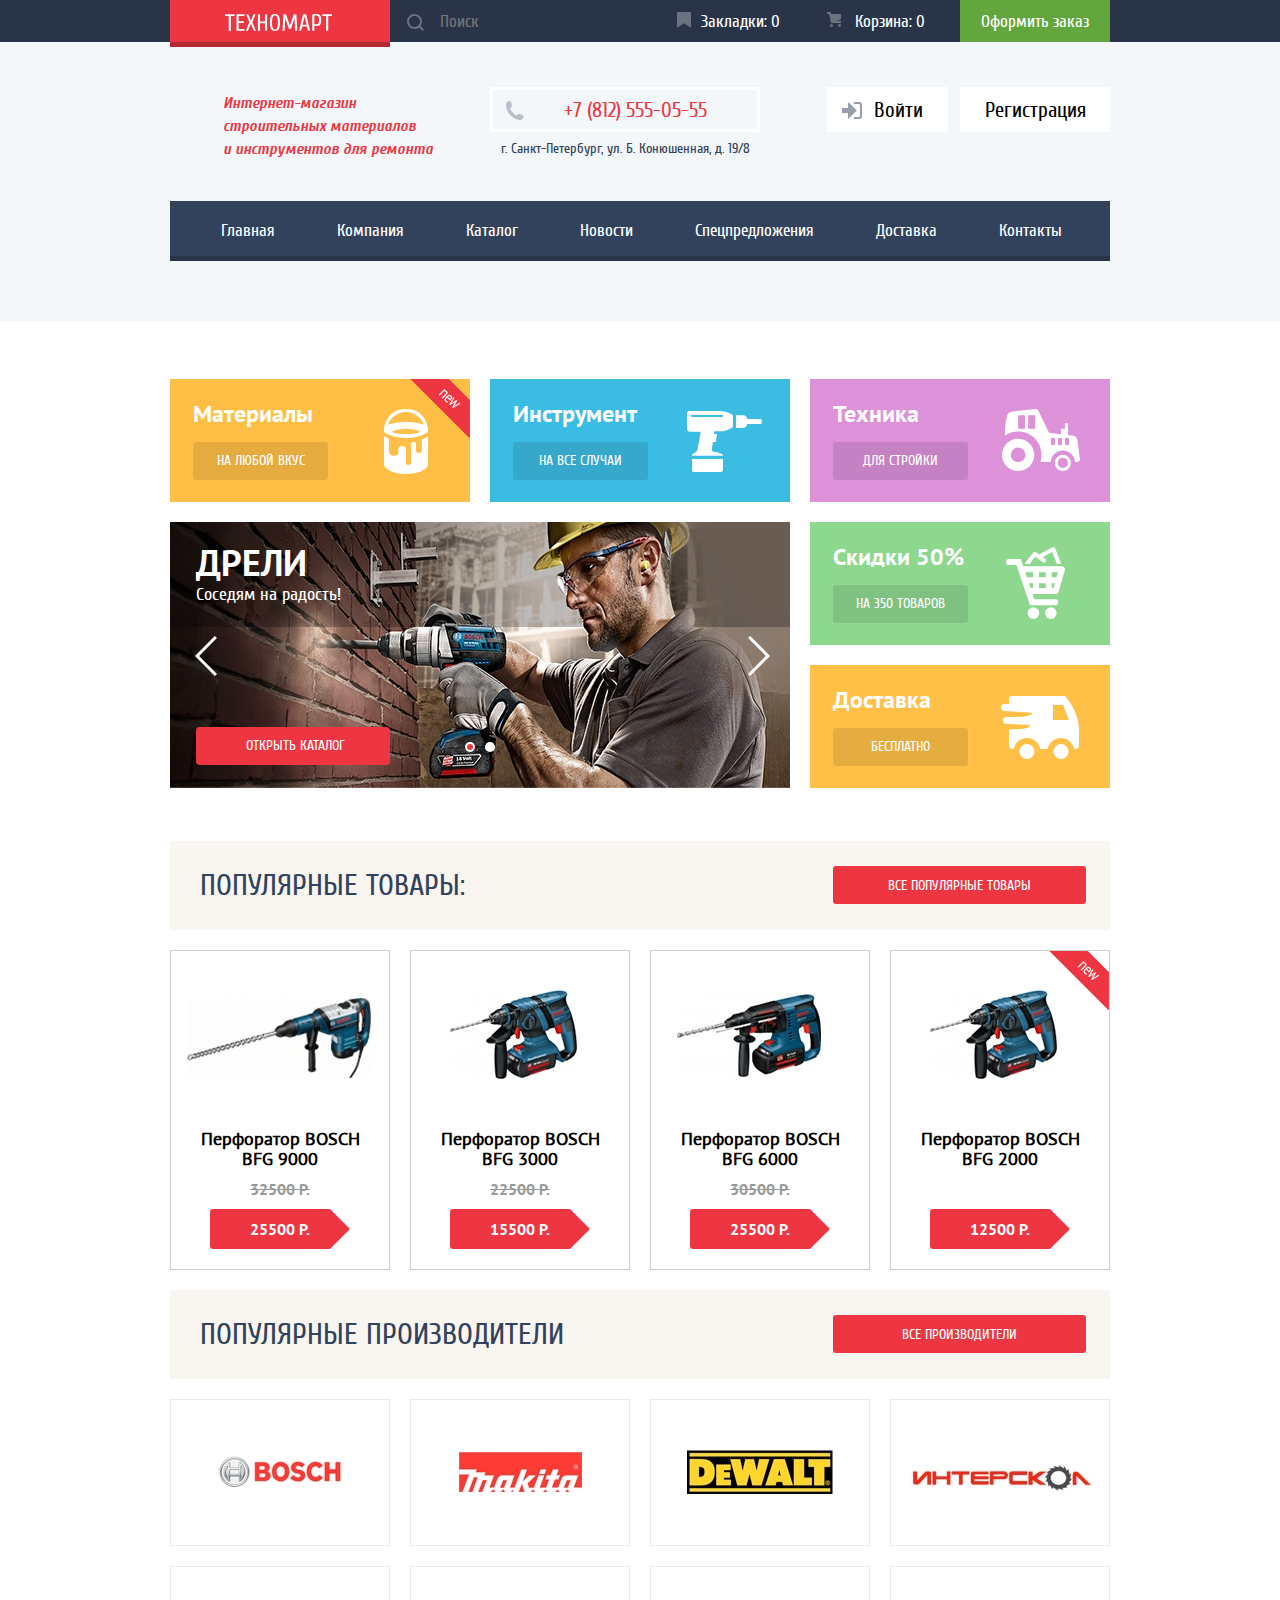
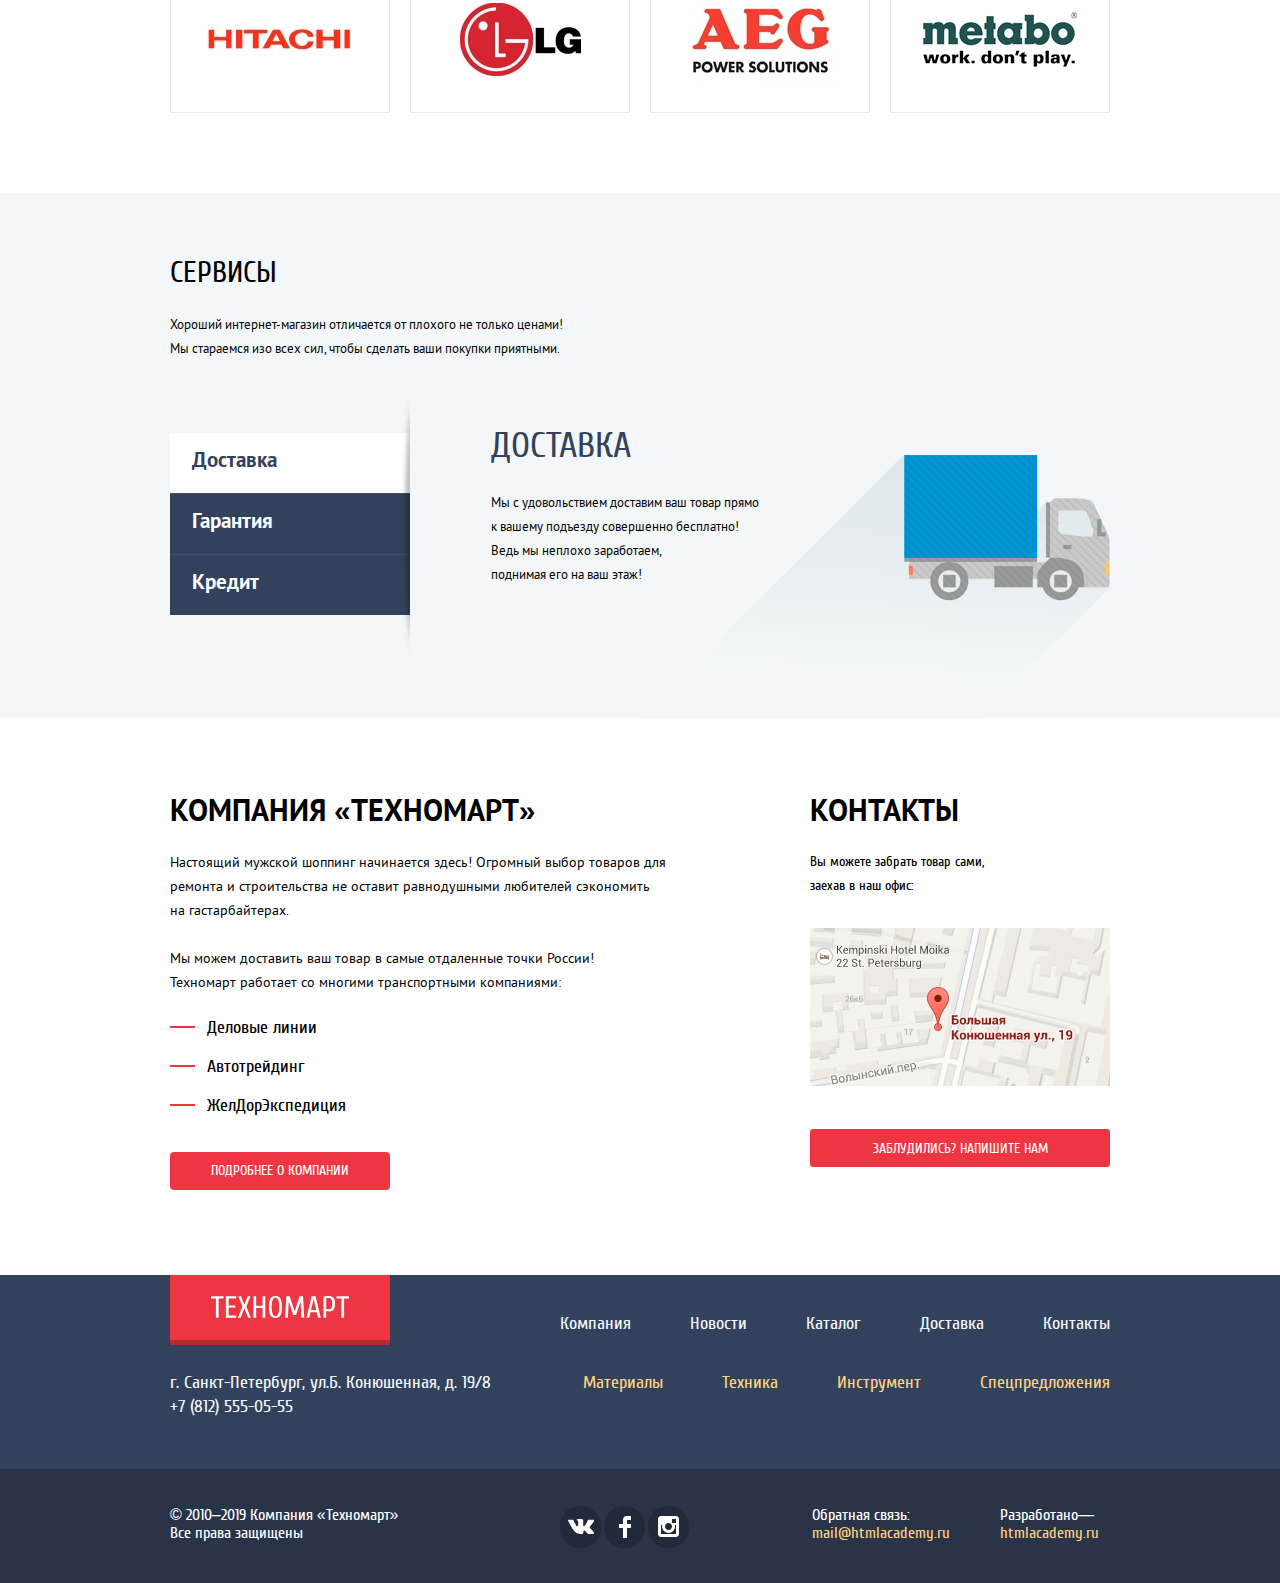
<file: index.html>
<!DOCTYPE html>
<html lang="ru">
<head>
  <meta charset="utf-8">
  <title>HTML&nbsp;Academy: Техномарт</title>  
  <link href="css/normalize.css" rel="stylesheet">
  <link rel="stylesheet" type="text/css" href="css/style-minimize.css">
</head>
<body>  
  <header class="main-header">
    <nav class="main-navigation">
      <div class="main-navigation-wrapper">
        <div class="main-navigation-block container">
          <a class="logo">
            <img src="img/logo-technomart.svg" width="110" height="18" alt="Интернет магазин'Техномарт'">
          </a>
          <div class="search">
            <input class="main-search" type="text" id="search" name="search" placeholder="Поиск">
            <label class="main-search-icon" for="search">Поиск</label>
          </div>
          <ul class="main-purchases list-style">
            <li class="main-marker"><a href="#"> Закладки: 0</a></li>
            <li class="main-cart"><a href="#"> Корзина: 0</a></li>
            <li class="main-order"><a href="#"> Оформить заказ</a></li>
          </ul>
        </div> 
      </div> 
      <div class="main-information container">
        <h1 class="main-headline">Интернет-магазин строительных материалов и&nbsp;инструментов для ремонта</h1>
        <div class="header-contacts">
          <a href="tel:+781255505055" class="header-telephonenumber">+7 (812) 555-05-55</a>
          <p class="header-adress">г. Санкт-Петербург, ул. Б.&nbsp;Конюшенная, д. 19/8</p>
        </div>
        <ul class="user-navigation list-style">
          <li class="signin"><a href="#">Войти</a></li>
          <li class="checkin"><a href="#">Регистрация</a></li>
        </ul>
      </div>
      <ul class="main-menu container list-style">
        <li><a>Главная</a></li>
        <li><a href="company.html">Компания</a></li>
        <li><a href="catalog.html">Каталог</a></li>
        <li><a href="news.html">Новости</a></li>
        <li><a href="specialoffers">Спецпредложения</a></li>
        <li><a href="delivery">Доставка</a></li>
        <li><a href="contacts">Контакты</a></li>
      </ul>
    </nav>
  </header>
  <main>
    <section class="categories container">      
      <ul class="categories-list">
        <li>
          <article class="materials categories-block new">
            <p>Материалы</p>
            <a href="#">На любой вкус</a>
          </article>
        </li>
        <li>
          <article class="tool categories-block">
            <p>Инструмент</p>
            <a href="#">На все случаи</a>              
          </article>
        </li>
        <li>
          <article class="equipment categories-block">
            <p>Техника</p>
            <a href="#">Для стройки</a> 
          </article>
        </li>
      </ul>      
      
      <ul class="categories-list">
        <li>
          <article class="slider">              
            <input class="visually-hidden" type="radio" id="product-1" name="toggle" checked>
            <input class="visually-hidden" type="radio" id="product-2" name="toggle">
            <div class="slider-control">                  
              <label class="slider-controls-item slider-controls-item--1" for="product-1">Первый</label>
              <label class="slider-controls-item slider-controls-item--2" for="product-2">Второй</label>
            </div>
            <ul class="slider-list">
              <li class="slider-item">
                <h3>Дрели</h3>
                <p>Соседям на радость!</p>
                <a href="#" class="slider-item-button button">Открыть каталог</a>
              </li>
              <li class="slider-item">
                <h3>Перфораторы</h3>
                <p>Настоящие мужские игрушки</p>
                <a href="#" class="slider-item-button button">Открыть каталог</a>
              </li>
            </ul>              
          </article>
        </li>
        <li>  
          <ul class="categories-list2">
            <li>
              <article class="sale categories-block">
                <p>Скидки 50%</p>
                <a href="#">На 350 товаров</a>              
              </article>
            </li>
            <li>
              <article class="delivery-free categories-block">
                <p>Доставка</p>
                <a href="#">Бесплатно</a> 
              </article>
            </ul> 
          </li>
        </ul>      
    </section>
    <section class="popular container">
      <div class="popular-goods">
        <h2>Популярные товары:</h2>
        <a href="#">Все популярные товары</a>
      </div>
      <ul class="main-catalog-list list-style">
        <li>
          <article class="catalog-block">                                  
            <p class="image">
              <img src="img/Perforator_4.jpg" width="218" height="170" alt="Перфоратор BOSCH BFG 3000">
            </p>
            <a href="#" class="title">Перфоратор BOSCH BFG 9000</a>
            <div class="discount">32500 Р.</div>
            <div class="price">25500 Р.</div>
          </article>
        </li>
        <li>
          <article class="catalog-block">                                  
            <p class="image">
              <img src="img/Perforator_1.jpg" width="218" height="170" alt="Перфоратор BOSCH BFG 3000">
            </p>
            <a href="#" class="title">Перфоратор BOSCH BFG 3000</a>
            <div class="discount">22500 Р.</div>
            <div class="price">15500 Р.</div>
          </article>
        </li>
        <li>
          <article class="catalog-block">                                      
            <p class="image">
              <img src="img/Perforator_2.jpg" width="218" height="170" alt="Перфоратор BOSCH BFG 6000">
            </p>
            <a href="#" class="title">Перфоратор BOSCH BFG 6000</a>
            <div class="discount">30500 Р.</div>
            <div class="price">25500 Р.</div>
          </article>
        </li>
        <li>
          <article class="catalog-block new">                                     
            <p class="image">
              <img src="img/Perforator_3.jpg" width="218" height="170" alt="Перфоратор BOSCH BFG 2000">
            </p>
            <a href="#" class="title">Перфоратор BOSCH BFG 2000</a>
            <div class="discount"></div>
            <div class="price">12500 Р.</div>
          </article>
        </li>
      </ul>
      <div class="popular-manufacturers">
        <h2>Популярные производители</h2>
        <a href="#">Все производители</a>
      </div>
      <ul class="manufacturers-list list-style">
        <li class="manufacturers-image">
          <a href="#">
            <img src="img/bosch.jpg" width="126" height="37" alt="Bosch">
          </a>          
        </li>
        <li class="manufacturers-image">
          <a href="#">
            <img src="img/Makita.jpg" width="123" height="40" alt="Makita">
          </a>
        </li>
        <li class="manufacturers-image">
          <a href="#">
            <img src="img/DeWALT.jpg" width="146" height="44" alt="DeWALT">
          </a>
        </li>
        <li class="manufacturers-image">
          <a href="#">
            <img src="img/Интерскол.jpg" width="200" height="88" alt="Интерскол">
          </a>
        </li>
        <li class="manufacturers-image">
          <a href="#">
            <img src="img/Hitachi.jpg" width="169" height="31" alt="Hitachi">
          </a>
        </li>
        <li class="manufacturers-image">
          <a href="#">
            <img src="img/LG.jpg" width="121" height="73" alt="LG">
          </a>
        </li>
        <li class="manufacturers-image">
          <a href="#">
            <img src="img/AEG.jpg" width="151" height="96" alt="AEG">
          </a>
        </li>
        <li class="manufacturers-image">
          <a href="#">
            <img src="img/Metabo.jpg" width="204" height="69" alt="Metabo">
          </a>
        </li>
      </ul>
    </section>
    <section class="second-slider">      
      <div class="second-slider-position container">
        <h2 class="services-title">Сервисы</h2>
        <p class="services-paragraph">
          Хороший интернет-магазин отличается от плохого не только ценами!
          Мы стараемся изо всех сил, чтобы сделать ваши покупки приятными.
        </p>
        <input class="visually-hidden" type="radio" id="prod1" name="togglee" checked>
        <input class="visually-hidden" type="radio" id="prod2" name="togglee">
        <input class="visually-hidden" type="radio" id="prod3" name="togglee">
        <div class="second-slider-controls">
          <label for="prod1">Доставка</label>
          <label for="prod2">Гарантия</label>
          <label for="prod3">Кредит</label>
        </div>
        <ul class="second-slider-list">
          <li class="second-slider-item second-slide" id="second-slide1">
            <h3 class="second-slide-title">
              Доставка
            </h3>  
            <p>
             Мы&nbsp;с&nbsp;удовольствием доставим ваш товар прямо <br>
             к&nbsp;вашему подъезду совершенно бесплатно!<br>
             Ведь мы&nbsp;неплохо заработаем, <br>
             поднимая его на&nbsp;ваш этаж!         
           </p>            
         </li>
         <li class="second-slider-item second-slide" id="second-slide2">
          <h3 class="second-slide-title">
            Гарантия
          </h3>     
          <p>
            Если купленный у&nbsp;нас товар поломается или заискрит, 
            а&nbsp;также в&nbsp;случае пожара, спровоцированного его возгаранием, вы&nbsp;всегда можете быть уверены в&nbsp;нашей гарантии. Мы&nbsp;обменяем сгоревший товар на&nbsp;новый. 
            Дом уж&nbsp;восстановите как-нибудь сами.
          </p>         
        </li>
        <li class="second-slider-item second-slide" id="second-slide3">
          <h3 class="second-slide-title">
            Кредит
          </h3>
          <p>
            Залезть в&nbsp;долговую яму стало проще! 
            Кредитные консультанты придут вам на&nbsp;помощь.  
          </p>
          <a href="#" class="slider-item-button button">Открыть каталог</a>
        </li>
      </ul>
    </div>
  </section>
    <section class="techno-info container">
      <div class="features">
        <h2 class="headline">Компания &laquo;Техномарт&raquo;</h2>

        <p class="features-delivery">Настоящий мужской шоппинг начинается здесь! Огромный выбор товаров для ремонта и&nbsp;строительства не&nbsp;оставит равнодушными любителей сэкономить на&nbsp;гастарбайтерах.</p>
        <p class="features-delivery">Мы&nbsp;можем доставить ваш товар в&nbsp;самые отдаленные точки России!<br> Техномарт работает со&nbsp;многими транспортными компаниями:</p>
        <ul class="features-list list-style">
          <li class="features-company">Деловые линии</li>
          <li class="features-company">Автотрейдинг</li>
          <li class="features-company">ЖелДорЭкспедиция</li>
        </ul>
        <a class="button-info button" href="company.html">Подробнее о&nbsp;компании</a>
      </div>
      <div class="contacts">
        <h2 class="headline">Контакты</h2>
        <p class="contacts-info">Вы&nbsp;можете забрать товар сами, заехав в&nbsp;наш офис:</p>
        <a href="#" class="contacts-button-map">
          <img src="img/mini-map.jpg" width="300" height="158" alt="Офис компании по&nbsp;адресу&nbsp;ул. Б.&nbsp;Конюшенная, д. 19/8, г. Санкт-Петербург">  
        </a>			
        <a class="button-feedback" href="feedback.html">Заблудились? напишите нам</a>
      </div> 
    </section>
  </main>
  <footer class="main-footer">  
    <nav class="secondary-navigation">
      <div class="footer-secondary-menu container">
        <div class="footer-adress">
          <a class="footer-logo">
            <img src="img/logo-technomart.svg" width="138" height="23" alt="Интернет магазин'Техномарт'">
          </a>
          <p class="footer-contacts">
            г. Санкт-Петербург, ул.Б.&nbsp;Конюшенная, д. 19/8 <br>
            <a href="tel:+781255505055"> +7 (812) 555-05-55</a>
          </p>
        </div>
        <div class="footer-list">
          <ul class="secondary-menu1 list-style">
            <li><a href="company.html">Компания</a></li>
            <li><a href="news.html">Новости</a></li>
            <li><a href="catalog.html">Каталог</a></li>
            <li><a href="delivery.html">Доставка</a></li>
            <li><a href="matherial.html">Контакты</a></li>
          </ul>
          <ul class="secondary-menu2 list-style">
            <li><a href="technology.html">Материалы</a></li>
            <li><a href="tool.html">Техника</a></li>
            <li><a href="specialoffers">Инструмент</a></li>
            <li><a href="specialoffers">Спецпредложения</a></li>
          </ul>
        </div>
      </div>   
      <div class="footer-social-block">
        <div class="footer-block container">
          <p class="footer-copyright footer-info">
            &copy;&nbsp;2010&ndash;2019 Компания &laquo;Техномарт&raquo; Все права защищены
          </p>
          <div class="footer-social">
            <h2 class="visually-hidden">Мы&nbsp;в&nbsp;социальных сетях</h2>
            <ul class="social-list list-style">
              <li><a class="social-button" href="#"><span class="visually-hidden">Вконтакте</span>
                <svg xmlns="http://www.w3.org/2000/svg" width="26" height="15" viewBox="0 0 26 15">
                  <path fill="#FFF" d="M16.138 11.51c.956-.309 2.18 2.04 3.483 2.939.978.681 1.727.534 1.727.534l3.473-.05s1.815-.112.957-1.554c-.071-.12-.503-1.069-2.585-3.022-2.177-2.043-1.882-1.712.739-5.244 1.597-2.153 2.236-3.468 2.036-4.028-.192-.539-1.365-.399-1.365-.399L20.69.713c-.381.001-.704.119-.851.515-.003.004-.621 1.666-1.445 3.079-1.741 2.989-2.436 3.148-2.724 2.961-.661-.433-.494-1.737-.494-2.664 0-2.897.432-4.105-.846-4.417-.427-.104-.739-.172-1.828-.182-1.392-.021-2.574 0-3.244.329-.445.223-.786.712-.579.74.26.035.843.16 1.155.586.401.552.389 1.789.389 1.789s.229 3.411-.54 3.834c-.528.29-1.25-.302-2.803-3.016-.793-1.388-1.392-2.922-1.392-2.922s-.116-.285-.326-.441c-.25-.185-.6-.244-.6-.244L.848.684S.29.7.085.946c-.182.218-.015.668-.015.668s2.909 6.881 6.203 10.347c3.02 3.182 6.452 2.971 6.452 2.971h1.555s.469-.054.709-.312c.224-.24.214-.691.214-.691s-.031-2.109.935-2.419z"/>
                </svg>
              </a></li>
              <li><a class="social-button" href="#"><span class="visually-hidden">Фейсбук</span>
                <svg xmlns="http://www.w3.org/2000/svg" width="12" height="22" viewBox="0 0 12 22">
                  <path fill="#FFF" d="M12 4V0H8a4 4 0 0 0-4 4v4H0v4h4v10h4V12h4V8H8V4h4z"/>
                </svg>
              </a></li>
              <li><a class="social-button" href="#"><span class="visually-hidden">Инстаграм</span>
                <svg xmlns="http://www.w3.org/2000/svg" width="21" height="21" viewBox="0 0 21 21">
                  <path fill="#FFF" d="M18 0H3C1.35 0 0 1.35 0 3v15c0 1.65 1.35 3 3 3h15c1.65 0 3-1.35 3-3V3c0-1.65-1.35-3-3-3zm-7.5 7c1.93 0 3.5 1.57 3.5 3.5S12.43 14 10.5 14 7 12.43 7 10.5 8.57 7 10.5 7zM18 18H3V9h1.181A6.504 6.504 0 0 0 4 10.5a6.5 6.5 0 1 0 13 0 6.45 6.45 0 0 0-.181-1.5H18v9zm0-11h-4V3h4v4z"/>
                </svg>
              </a></li>
            </ul>
          </div>
          <div class="footer-feedback-block">
            <p class="footer-copyright footer-feedback">
              Обратная связь:
              <a class="button-copyright" href="mailto:mail@htmlacademy.ru">mail@htmlacademy.ru</a>
            </p>
            <p class="footer-copyright footer-email">
              Разработано&mdash;
              <a class="button-copyright" href="https://htmlacademy.ru">htmlacademy.ru</a>
            </p>
          </div>
        </div>  
      </div>    
    </nav>
  </footer>
<form class="modal feedback-form" action="https://echo.htmlacademy.ru" method="post">  
  <div class="form">
    <p class="feedback-item">
      <label for="feedback-login">Ваше имя:</label> 
      <input type="text" name="login" placeholder="Имя Фамилия" id="feedback-login">
    </p>
    <p class="feedback-item">
      <label for="feedback-email">Ваш e-mail:</label> 
      <input type="email" name="email" placeholder="email@example.com" id="feedback-email">
    </p>
    <p class="feedback-item feedback-item-text">
      <label for="feedback-content">Текст письма:</label> 
      <input type="text" name="content" placeholder="В свободной форме" id="feedback-content">
    </p>
  </div>
  <div class="send-background">
    <button class="button button-send" type="submit">Отправить</button>
  </div>
  <button class="modal-close" type="button">Закрыть</button>
</form>
<div class="modal modal-map">
  <h2 class="visually-hidden">Как до нас добратся</h2>
  <iframe src="https://www.google.com/maps/embed?pb=!1m18!1m12!1m3!1d1998.6037999040354!2d30.322010416394033!3d59.938716271971415!2m3!1f0!2f0!3f0!3m2!1i1024!2i768!4f13.1!3m3!1m2!1s0x4696310fca5ba729%3A0xea9c53d4493c879f!2sBolshaya+Konyushennaya+ul.%2C+19%2C+Sankt-Peterburg%2C+Russia%2C+191186!5e0!3m2!1sen!2s!4v1441888483426" width="940" height="447" allowfullscreen></iframe>
  <p><img src="img/map.jpg" width="940" height="447" alt="Офис компании по&nbsp;адресу&nbsp;ул. Б.&nbsp;Конюшенная, д. 19/8, г. Санкт-Петербург"></p>
  <button class="modal-close" type="button">Закрыть</button>
</div>
<script src="js/script-minimize.js"></script>
</body>
</html>
</file>
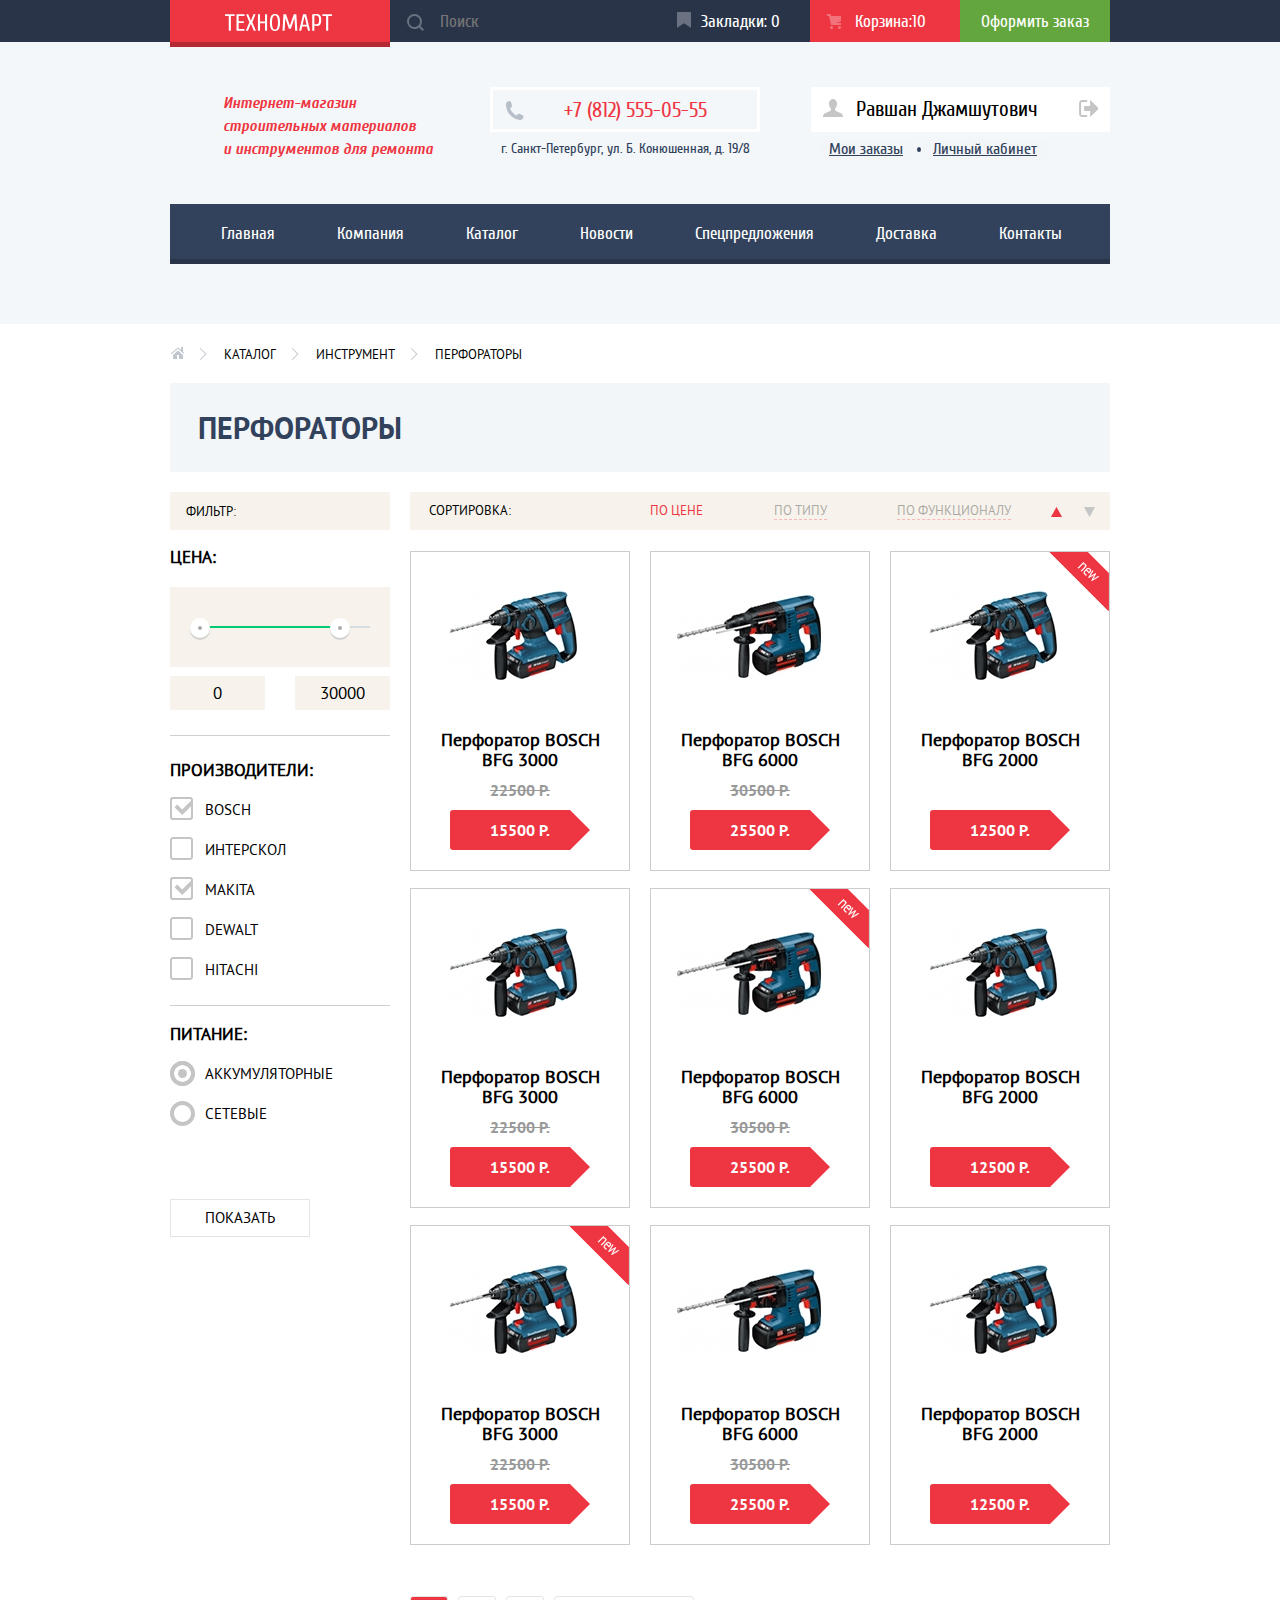
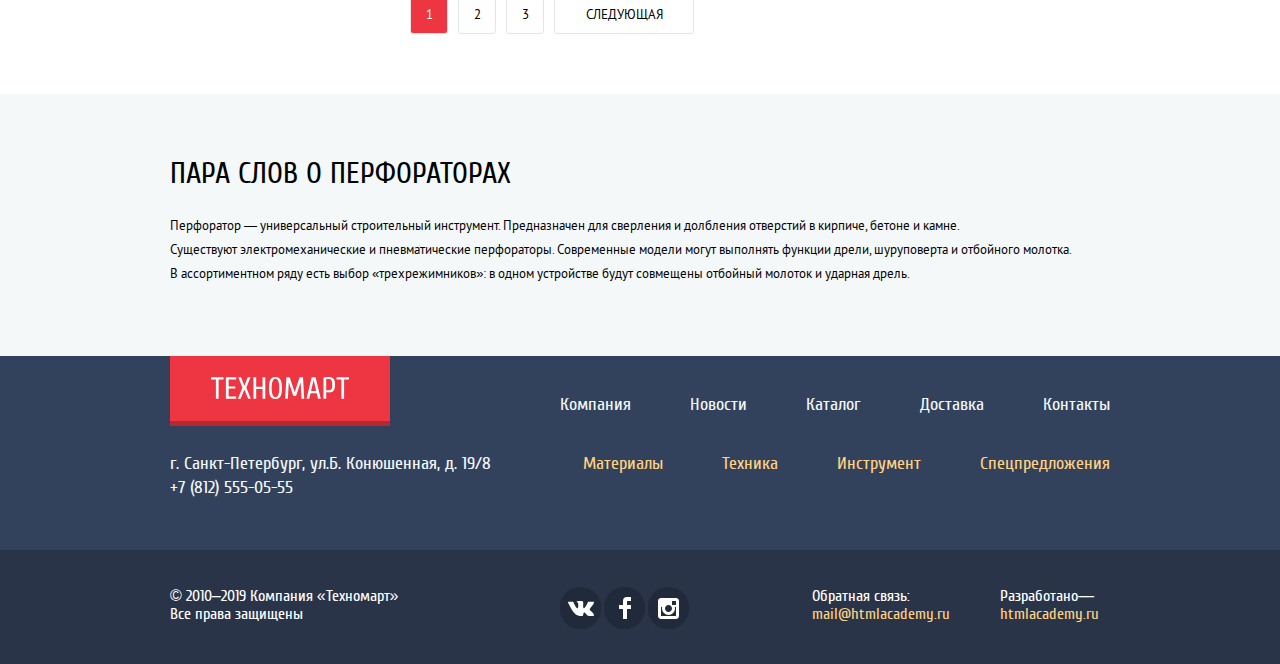
<file: catalog.html>
<!DOCTYPE html>
<html lang="ru">
<head>
	<meta charset="utf-8">
	<title>HTML&nbsp;Academy: Техномарт</title>	
	<link href="css/normalize.css" rel="stylesheet">
	<link rel="stylesheet" type="text/css" href="css/style-minimize.css">
</head>
<body>
	<header class="main-header">
		<nav class="main-navigation">
			<div class="main-navigation-wrapper">
				<div class="main-navigation-block container">
					<a href="index.html" class="logo">
						<img src="img/logo-technomart.svg" width="110" height="18" alt="Интернет магазин'Техномарт'">
					</a>
					<div class="search">
						<input class="main-search" type="text" id="search" name="search" placeholder="Поиск">
						<label class="main-search-icon" for="search">Поиск</label>
					</div>
					<ul class="main-purchases list-style">
						<li class="main-marker"><a href="#"> Закладки: 0</a></li>
						<li class="second-cart"><a href="#"> Корзина:10</a></li>
						<li class="main-order"><a href="#"> Оформить заказ</a></li>
					</ul>
				</div> 
			</div> 
			<div class="main-information container">
				<h1 class="main-headline">Интернет-магазин строительных материалов и&nbsp;инструментов для ремонта</h1>
				<div class="header-contacts">					
					<a href="tel:+781255505055" class="header-telephonenumber">+7 (812) 555-05-55</a>
					<p class="header-adress">г. Санкт-Петербург, ул. Б.&nbsp;Конюшенная, д. 19/8</p>
				</div>
				<div class="autorized-menu">
					
						<div class="authorized-visitor">
						<a href="#" class="account-name">
						Равшан Джамшутович</a>
						<a class="exit-button" href="#" title="Выход"></a>
						</div>
					
					<ul class="user-navigation user-navigation-block list-style">
						<li class="order"><a href="#">Мои заказы</a></li>
						<li class="account"> <a href="#">Личный кабинет</a></li>
					</ul>
				</div>							
			</div>
			<ul class="main-menu container list-style">
				<li><a href="index.html">Главная</a></li>
				<li><a href="company.html">Компания</a></li>
				<li><a href="catalog.html">Каталог</a></li>
				<li><a href="news.html">Новости</a></li>
				<li><a href="specialoffers">Спецпредложения</a></li>
				<li><a href="delivery">Доставка</a></li>
				<li><a href="contacts">Контакты</a></li>
			</ul>
		</nav>
	</header>			
	<main>
		<div class="container">
			<ul class="breadcrumbs list-style">
				<li><a  class="go-home" href="index.html"></a></li>
				<li><a href="catalog-all.html">Каталог</a></li>
				<li><a href="#">Инструмент</a></li>
				<li class="breadcrumbs-current"><a href="#">Перфораторы</a></li>
			</ul>
			<h1 class="page-title">Перфораторы</h1>
			<div class="catalog-columns">
				<div class="filter-column">
					<form class="filter-section" action="https://echo.htmlacademy.ru" method="post">
						<fieldset class="filters">
							<h3>Фильтр:</h3>
						</fieldset>
						<fieldset class="filter-item">
							<legend>Цена:</legend>
							<div class="range-filter">
								<div class="range-controls">
									<div class="scale">
										<div class="bar" style="margin-left: 10%; width: 70%"></div>
									</div>
									<div class="toggle toggle-min"></div>
									<div class="toggle toggle-max"></div>
								</div>
								<div class="price-controls">
									<label class="min-price"><input name="min-price" type="text" value="0"></label>
									<label class="max-price"><input name="max-price" type="text" value="30000"></label>
								</div>
							</div>
						</fieldset>						
						<fieldset class="producer">
							<legend>Производители:</legend>
							<ul class="filter list-style">
								<li class="filter-option">
									<input class="visually-hidden filter-input filter-input-checkbox" type="checkbox" name="Bosch" id="filter-bosch" checked>
									<label for="filter-bosch">Bosch</label> 
								</li>
								<li class="filter-option">
									<input class="visually-hidden filter-input filter-input-checkbox" type="checkbox" name="Интерскол" id="filter-interskol">
									<label for="filter-interskol">Интерскол</label> 
								</li>
								<li class="filter-option">
									<input class="visually-hidden filter-input filter-input-checkbox" type="checkbox" name="Makita" id="filter-makita" checked>
									<label for="filter-makita">Makita</label> 
								</li>
								<li class="filter-option">
									<input class="visually-hidden filter-input filter-input-checkbox" type="checkbox" name="Dewalt" id="filter-dewalt">
									<label for="filter-dewalt">Dewalt</label> 
								</li>
								<li class="filter-option">
									<input class="visually-hidden filter-input filter-input-checkbox" type="checkbox" name="Hitachi" id="filter-hitachi">
									<label for="filter-hitachi">Hitachi</label> 
								</li>	
							</ul>	
						</fieldset>						
						<fieldset class="options">
							<legend>Питание:</legend>
							<ul class="specifications-options">
								<li class="specifications-option list-style">
									<input class="visually-hidden filter-input filter-input-radio" type="radio" name="product-group" value="rechargeable" id="filter-rechargeable" checked>
									<label for="filter-rechargeable">Аккумуляторные</label> 
								</li>
								<li class="specifications-option list-style">
									<input class="visually-hidden filter-input filter-input-radio" type="radio" name="product-group" value="not-rechargeable" id="filter-not-rechargeable">
									<label for="filter-not-rechargeable">Сетевые</label> 
								</li>
							</ul>
						</fieldset>			
						<button class="filter-button" type="submit" >Показать</button>					
					</form>
				</div>			
				<section class="catalog">
					<h2 class="visually-hidden">Список перфораторов</h2>					
					<div class="sort">
						<h3>Сортировка:</h3>
						<ul class="sorting-list list-style">
							<li><a href="#" class="sorting-list-price">По цене</a></li>
							<li><a href="#" class="sorting-link">По типу</a></li>
							<li><a href="#" class="sorting-link">По функционалу</a></li>
						</ul>
						<ul class="sorting-signs list-style">
							<li><a href="#" class="sorting-signs-up" title="Сначала дешевые"></a></li>
							<li><a href="#" class="sorting-signs-down" title="Сначала дорогие"></a></li>
						</ul>
					</div>
					<ul class="catalog-list list-style">
						<li>
							<article class="catalog-block">
								<div class="actions">
									<a href="#" class="buy">Купить</a>
									<a href="#" class="bookmark">В закладки</a>
								</div>								    				
								<p class="image">
									<img src="img/Perforator_1.jpg" width="218" height="170" alt="Перфоратор BOSCH BFG 3000">
								</p>
								<a href="#" class="title">Перфоратор BOSCH BFG 3000</a>
								<div class="discount">22500 Р.</div>
								<div class="price">15500 Р.</div>
							</article>
						</li>
						<li>
							<article class="catalog-block">
								<div class="actions">
									<a href="#" class="buy">Купить</a>
									<a href="#" class="bookmark">В закладки</a>
								</div>								    				
								<p class="image">
									<img src="img/Perforator_2.jpg" width="218" height="170" alt="Перфоратор BOSCH BFG 6000">
								</p>
								<a href="#" class="title">Перфоратор BOSCH BFG 6000</a>
								<div class="discount">30500 Р.</div>
								<div class="price">25500 Р.</div>
							</article>
						</li>
						<li>
							<article class="catalog-block new">
								<div class="actions">
									<a href="#" class="buy">Купить</a>
									<a href="#" class="bookmark">В закладки</a>
								</div>								    				
								<p class="image">
									<img src="img/Perforator_3.jpg" width="218" height="170" alt="Перфоратор BOSCH BFG 2000">
								</p>
								<a href="#" class="title">Перфоратор BOSCH BFG 2000</a>
								<div class="discount"></div>
								<div class="price">12500 Р.</div>
							</article>
						</li>
						<li>
							<article class="catalog-block">
								<div class="actions">
									<a href="#" class="buy">Купить</a>
									<a href="#" class="bookmark">В закладки</a>
								</div>								    				
								<p class="image">
									<img src="img/Perforator_1.jpg" width="218" height="170" alt="Перфоратор BOSCH BFG 3000">
								</p>
								<a href="#" class="title">Перфоратор BOSCH BFG 3000</a>
								<div class="discount">22500 Р.</div>
								<div class="price">15500 Р.</div>
							</article>
						</li>
						<li>
							<article class="catalog-block new">							
								<div class="actions">
									<a href="#" class="buy">Купить</a>
									<a href="#" class="bookmark">В закладки</a>
								</div>								    				
								<p class="image">
									<img src="img/Perforator_2.jpg" width="218" height="170" alt="Перфоратор BOSCH BFG 6000">
								</p>
								<a href="#" class="title">Перфоратор BOSCH BFG 6000</a>
								<div class="discount">30500 Р.</div>
								<div class="price">25500 Р.</div>
							</article>
						</li>
						<li>
							<article class="catalog-block">							
								<div class="actions">
									<a href="#" class="buy">Купить</a>
									<a href="#" class="bookmark">В закладки</a>
								</div>								    				
								<p class="image">
									<img src="img/Perforator_3.jpg" width="218" height="170" alt="Перфоратор BOSCH BFG 2000">
								</p>
								<a href="#" class="title">Перфоратор BOSCH BFG 2000</a>
								<div class="discount"></div>
								<div class="price">12500 Р.</div>
							</article>
						</li>
						<li>
							<article class="catalog-block new">							
								<div class="actions">
									<a href="#" class="buy">Купить</a>
									<a href="#" class="bookmark">В закладки</a>
								</div>								    				
								<p class="image">
									<img src="img/Perforator_1.jpg" width="218" height="170" alt="Перфоратор BOSCH BFG 3000">
								</p>
								<a href="#" class="title">Перфоратор BOSCH BFG 3000</a>
								<div class="discount">22500 Р.</div>
								<div class="price">15500 Р.</div>
							</article>
						</li>
						<li>
							<article class="catalog-block">
								<div class="actions">
									<a href="#" class="buy">Купить</a>
									<a href="#" class="bookmark">В закладки</a>
								</div>								    				
								<p class="image">
									<img src="img/Perforator_2.jpg" width="218" height="170" alt="Перфоратор BOSCH BFG 6000">
								</p>
								<a href="#" class="title">Перфоратор BOSCH BFG 6000</a>
								<div class="discount">30500 Р.</div>
								<div class="price">25500 Р.</div>
							</article>
						</li>
						<li>
							<article class="catalog-block">							
								<div class="actions">
									<a href="#" class="buy">Купить</a>
									<a href="#" class="bookmark">В закладки</a>
								</div>								    				
								<p class="image">
									<img src="img/Perforator_3.jpg" width="218" height="170" alt="Перфоратор BOSCH BFG 2000">
								</p>
								<a href="#" class="title">Перфоратор BOSCH BFG 2000</a>
								<div class="discount"></div>
								<div class="price">12500 Р.</div>
							</article>
						</li>
					</ul>	
					<div>
						<ul class="pagination list-style">
							<li class="pagination-red"><a href="#">1</a></li>
							<li><a href="#">2</a></li>
							<li><a href="#">3</a></li>
							<li class="pagination-next"><a href="#">Следующая</a></li>
						</ul>
					</div>						
				</section>		
			</div>
		</div>
		<section class="services">
			<div class="pair-of-words container">
				<h2>Пара слов о перфораторах</h2>
				<p>Перфоратор&nbsp;&mdash; универсальный строительный инструмент. Предназначен для сверления и&nbsp;долбления отверстий в&nbsp;кирпиче, бетоне и&nbsp;камне. <br>
				Существуют электромеханические и&nbsp;пневматические перфораторы. Современные модели могут выполнять функции дрели, шуруповерта и&nbsp;отбойного молотка. В&nbsp;ассортиментном ряду есть выбор &laquo;трехрежимников&raquo;: в&nbsp;одном устройстве будут совмещены отбойный молоток и&nbsp;ударная дрель.</p>
			</div>
		</section>
	</main>		
	<footer class="main-footer">  
  <nav class="secondary-navigation">
  	<div class="footer-secondary-menu container">
  		<div class="footer-adress">
  			<a href="index.html" class="footer-logo">
  				<img src="img/logo-technomart.svg" width="138" height="23" alt="Интернет магазин'Техномарт'">
  			</a>
  			<p class="footer-contacts">
  				г. Санкт-Петербург, ул.Б.&nbsp;Конюшенная, д. 19/8 <br>
  				<a href="tel:+781255505055"> +7 (812) 555-05-55</a>
  			</p>
  		</div>
  		<div class="footer-list">
  			<ul class="secondary-menu1 list-style">
  				<li><a href="company.html">Компания</a></li>
  				<li><a href="news.html">Новости</a></li>
  				<li><a href="catalog.html">Каталог</a></li>
  				<li><a href="delivery.html">Доставка</a></li>
  				<li><a href="matherial.html">Контакты</a></li>
  			</ul>
  			<ul class="secondary-menu2 list-style">
  				<li><a href="technology.html">Материалы</a></li>
  				<li><a href="tool.html">Техника</a></li>
  				<li><a href="specialoffers">Инструмент</a></li>
  				<li><a href="specialoffers">Спецпредложения</a></li>
  			</ul>
  		</div>
  	</div>   
    <div class="footer-social-block">
      <div class="footer-block container">
        <p class="footer-copyright footer-info">
          &copy;&nbsp;2010&ndash;2019 Компания &laquo;Техномарт&raquo; Все права защищены
        </p>
        <div class="footer-social">
          <h2 class="visually-hidden">Мы&nbsp;в&nbsp;социальных сетях</h2>
          <ul class="social-list list-style">
            <li><a class="social-button" href="#"><span class="visually-hidden">Вконтакте</span>
              <svg xmlns="http://www.w3.org/2000/svg" width="26" height="15" viewBox="0 0 26 15">
                <path fill="#FFF" d="M16.138 11.51c.956-.309 2.18 2.04 3.483 2.939.978.681 1.727.534 1.727.534l3.473-.05s1.815-.112.957-1.554c-.071-.12-.503-1.069-2.585-3.022-2.177-2.043-1.882-1.712.739-5.244 1.597-2.153 2.236-3.468 2.036-4.028-.192-.539-1.365-.399-1.365-.399L20.69.713c-.381.001-.704.119-.851.515-.003.004-.621 1.666-1.445 3.079-1.741 2.989-2.436 3.148-2.724 2.961-.661-.433-.494-1.737-.494-2.664 0-2.897.432-4.105-.846-4.417-.427-.104-.739-.172-1.828-.182-1.392-.021-2.574 0-3.244.329-.445.223-.786.712-.579.74.26.035.843.16 1.155.586.401.552.389 1.789.389 1.789s.229 3.411-.54 3.834c-.528.29-1.25-.302-2.803-3.016-.793-1.388-1.392-2.922-1.392-2.922s-.116-.285-.326-.441c-.25-.185-.6-.244-.6-.244L.848.684S.29.7.085.946c-.182.218-.015.668-.015.668s2.909 6.881 6.203 10.347c3.02 3.182 6.452 2.971 6.452 2.971h1.555s.469-.054.709-.312c.224-.24.214-.691.214-.691s-.031-2.109.935-2.419z"/>
              </svg>
            </a></li>
            <li><a class="social-button" href="#"><span class="visually-hidden">Фейсбук</span>
              <svg xmlns="http://www.w3.org/2000/svg" width="12" height="22" viewBox="0 0 12 22">
                <path fill="#FFF" d="M12 4V0H8a4 4 0 0 0-4 4v4H0v4h4v10h4V12h4V8H8V4h4z"/>
              </svg>
            </a></li>
            <li><a class="social-button" href="#"><span class="visually-hidden">Инстаграм</span>
              <svg xmlns="http://www.w3.org/2000/svg" width="21" height="21" viewBox="0 0 21 21">
                <path fill="#FFF" d="M18 0H3C1.35 0 0 1.35 0 3v15c0 1.65 1.35 3 3 3h15c1.65 0 3-1.35 3-3V3c0-1.65-1.35-3-3-3zm-7.5 7c1.93 0 3.5 1.57 3.5 3.5S12.43 14 10.5 14 7 12.43 7 10.5 8.57 7 10.5 7zM18 18H3V9h1.181A6.504 6.504 0 0 0 4 10.5a6.5 6.5 0 1 0 13 0 6.45 6.45 0 0 0-.181-1.5H18v9zm0-11h-4V3h4v4z"/>
              </svg>
            </a></li>
          </ul>
        </div>
        <div class="footer-feedback-block">
          <p class="footer-copyright footer-feedback">
            Обратная связь:
            <a class="button-copyright" href="mailto:mail@htmlacademy.ru">mail@htmlacademy.ru</a>
          </p>
          <p class="footer-copyright footer-email">
            Разработано&mdash;
            <a class="button-copyright" href="https://htmlacademy.ru">htmlacademy.ru</a>
          </p>
        </div>
      </div>  
    </div>    
  </nav>
</footer>
	<div class="modal cart">
		<h3>Товар добавлен в&nbsp;корзину!</h3> 
		<div class="send-background">
			<a href="#" class="button">Оформить заказ</a>
			<button class="button-continue" type="submit" >Продолжить покупки</button>
		</div>
		<button class="modal-close" type="button">Закрыть</button>
	</div>
</body>
</html>
</file>
<file: css/style-minimize.css>
@-webkit-keyframes bounce{0%{-webkit-transform:translateY(-2000px);transform:translateY(-2000px)}70%{-webkit-transform:translateY(30px);transform:translateY(30px)}90%{-webkit-transform:translateY(-10px);transform:translateY(-10px)}to{-webkit-transform:translateY(0);transform:translateY(0)}}@keyframes bounce{0%{-webkit-transform:translateY(-2000px);transform:translateY(-2000px)}70%{-webkit-transform:translateY(30px);transform:translateY(30px)}90%{-webkit-transform:translateY(-10px);transform:translateY(-10px)}to{-webkit-transform:translateY(0);transform:translateY(0)}}@-webkit-keyframes shake{0%,to{-webkit-transform:translateX(0);transform:translateX(0)}10%,30%,50%,70%,90%{-webkit-transform:translateX(-10px);transform:translateX(-10px)}20%,40%,60%,80%{-webkit-transform:translateX(10px);transform:translateX(10px)}}@keyframes shake{0%,to{-webkit-transform:translateX(0);transform:translateX(0)}10%,30%,50%,70%,90%{-webkit-transform:translateX(-10px);transform:translateX(-10px)}20%,40%,60%,80%{-webkit-transform:translateX(10px);transform:translateX(10px)}}@font-face{font-family:"Cuprum";src:url(../fonts/cuprum.woff2) format("woff2"),url(../fonts/cuprum.woff) format("woff");font-style:normal;font-weight:400}@font-face{font-family:"Cuprum";src:url(../fonts/cuprumbold.woff2) format("woff2"),url(../fonts/cuprumbold.woff) format("woff");font-style:normal;font-weight:700}@font-face{font-family:"Cuprum";src:url(../fonts/cuprumitalic.woff2) format("woff2"),url(../fonts/cuprumitalic.woff) format("woff");font-style:italic;font-weight:400}@font-face{font-family:"Cuprum";src:url(../fonts/cuprumbolditalic.woff2) format("woff2"),url(../fonts/cuprumbolditalic.woff) format("woff");font-style:italic;font-weight:700}@font-face{font-family:"Pt Sans";src:url(../fonts/ptsans.woff2) format("woff2"),url(../fonts/ptsans.woff) format("woff");font-style:normal;font-weight:400}@font-face{font-family:"Cuprum";src:url(../fonts/ptsansbold.woff2) format("woff2"),url(../fonts/ptsansbold.woff) format("woff");font-style:normal;font-weight:700}body{margin:0;padding:0;font-family:"Cuprum","Arial",sans-serif;font-size:14px;line-height:24px;font-weight:400;color:#000;background-color:#fff}.visually-hidden{position:absolute;clip:rect(0 0 0 0);width:1px;height:1px;margin:-1px}.list-style{list-style:none}a{text-decoration:none}img{max-width:100%;height:auto}.container{width:940px;margin:0 auto;padding:0}.main-header{margin-bottom:18px;background-color:#f3f7f9}.main-navigation{display:-webkit-box;display:-ms-flexbox;display:flex;-webkit-box-orient:vertical;-webkit-box-direction:normal;-ms-flex-direction:column;flex-direction:column;-webkit-box-align:center;-ms-flex-align:center;align-items:center;padding-bottom:60px}.main-navigation-block,.main-navigation-wrapper{background-color:#293449;-webkit-box-shadow:inset 0 -5px 0 #f4f7f9;box-shadow:inset 0 -5px 0 #f4f7f9}.main-navigation-wrapper{width:100%;margin-bottom:40px}.main-navigation-block{display:-webkit-box;display:-ms-flexbox;display:flex;-webkit-box-pack:start;-ms-flex-pack:start;justify-content:flex-start}.logo{padding:14px 58px 8px 55px;background-color:#ee3643;-webkit-box-shadow:inset 0 -5px 0 rgba(0,0,0,.24);box-shadow:inset 0 -5px 0 rgba(0,0,0,.24)}.logo:focus,.logo:hover{background-color:#ca2c37}.logo:active{background-color:#ba2732}.search{width:270px;position:relative}.main-search-icon{content:"";position:absolute;top:14px;left:17px;width:17px;height:17px;background-image:url(../img/icon-search.svg);background-repeat:no-repeat;background-position:0 0;opacity:.3;font-size:0}.main-search:hover+.main-search-icon{opacity:1}.main-search:focus+.main-search-icon{background-image:url(../img/icon-search-red1.png);color:#ee3643;opacity:1}.main-search{width:220px;height:42px;color:#fff;background-color:#293449;border:0;font-family:"Cuprum","Arial",sans-serif;font-size:17px;padding:0 0 0 50px}.main-search:hover{color:#000;background-color:#212a3a}.main-search:focus{background-color:#fff}.main-purchases{display:-webkit-box;display:-ms-flexbox;display:flex;-webkit-box-pack:start;-ms-flex-pack:start;justify-content:flex-start;width:460px;font-size:17px;line-height:17px;color:#fff;background-color:#293449;margin:0;padding:0;-webkit-box-shadow:inset 0 -5px 0 #f4f7f9;box-shadow:inset 0 -5px 0 #f4f7f9}.main-purchases:hover{color:#fff}.main-purchases a{display:inline-block;vertical-align:top;padding-top:13px;padding-bottom:12px;color:#fff}.main-purchases li{padding:0}.header-contacts .header-telephonenumber,.main-cart,.main-marker,.user-navigation .signin{position:relative}.main-cart a,.main-marker a{width:120px;text-align:center;padding-left:20px;padding-right:10px}.main-marker::before{content:"";position:absolute;top:12px;left:17px;width:14px;height:16px;background-image:url(../img/icon-bookmark.svg);background-repeat:no-repeat;background-position:0 0;opacity:.3}.main-marker:focus::before,.main-marker:hover::before{opacity:1}.main-marker:active::before{opacity:.5}.main-cart::before{content:"";position:absolute;top:12px;left:17px;width:14px;height:16px;background-image:url(../img/icon-cart.svg);background-repeat:no-repeat;background-position:0 0;opacity:.3}.main-cart:focus::before,.main-cart:hover::before{opacity:1}.main-cart:active::before{opacity:.5}.main-order{-webkit-box-shadow:inset 0 -5px 0 #f4f7f9;box-shadow:inset 0 -5px 0 #f4f7f9}.main-order a{width:140px;text-align:center;padding-left:5px;padding-right:5px;background-color:#63a63e}.catalog-block .actions .buy:focus,.catalog-block .actions .buy:hover,.main-order a:focus,.main-order a:hover{background-color:#5fbb2d}.main-information{background-color:#f4f7f9;margin-bottom:40px;display:-webkit-box;display:-ms-flexbox;display:flex;-webkit-box-pack:start;-ms-flex-pack:start;justify-content:flex-start}.main-headline{color:#ee3643;font-family:"Cuprum","Arial",sans-serif;font-size:16px;font-style:italic;line-height:23px;width:210px;padding-top:5px;margin:0 57px 0 53px}.header-contacts{width:270px;text-align:center;margin-right:auto}.header-telephonenumber{display:inline-block;vertical-align:top;width:234px;padding:10px 5px 8px 25px;color:#ee3643;font-size:21px;line-height:21px;border:3px solid #fff;text-align:center;margin-bottom:5px}.header-telephonenumber::before,.signin a::before{content:"";position:absolute;top:11px;left:12px;width:19px;height:19px;background-image:url(../img/icon-phone.svg);background-repeat:no-repeat;background-position:0 0}.header-adress{margin:0;color:#32425c}.user-navigation{padding:0;margin:0;display:-webkit-box;display:-ms-flexbox;display:flex}.user-navigation a{display:inline-block;vertical-align:top;color:#000;font-size:21px;line-height:21px;background-color:#fff;padding-left:10px;padding-right:10px;text-align:center}.user-navigation a:hover{color:#ee3643}.user-navigation a:active{color:#b2b2b2}.signin a{padding:13px 25px 11px 47px;margin-right:12px}.signin a::before{top:15px;left:15px;width:20px;height:17px;background-image:url(../img/icon-login-white.svg);opacity:.5}.signin a:hover::before,.signin:focus::before{opacity:1}.signin a:active::before{opacity:.3}.checkin a,.signin li{width:120px}.checkin a{padding:13px 15px 11px}.main-menu{font-size:17px;line-height:17px;background-color:#32425c;-webkit-box-shadow:inset 0 -5px 0 #293449;box-shadow:inset 0 -5px 0 #293449;display:-webkit-box;display:-ms-flexbox;display:flex;-webkit-box-pack:start;-ms-flex-pack:start;justify-content:flex-start;-ms-flex-wrap:wrap;flex-wrap:wrap}.main-menu a{display:inline-block;vertical-align:top;color:#fff;padding:21px 31px 22px}.main-menu li:first-child{margin-left:20px}#prod1:focus~.second-slider-controls label[for=prod1],#prod1:hover~.second-slider-controls label[for=prod1],#prod2:focus~.second-slider-controls label[for=prod2],#prod2:hover~.second-slider-controls label[for=prod2],#prod3:focus~.second-slider-controls label[for=prod3],#prod3:hover~.second-slider-controls label[for=prod3],.main-menu a:focus,.main-menu a:hover{background-color:#293449}.main-menu a:active{color:#8e939c;background-color:#1d2739}.main-cart a:active,.main-marker a:active{color:#8a8e94;background-color:#161d29}.main-order a:active{background-color:#518534;opacity:.5}.headline{margin:0 0 25px;font-size:30px;line-height:30px;text-transform:uppercase}.categories{padding-top:40px;margin-bottom:33px}.categories-list,.categories-list2{display:-webkit-box;display:-ms-flexbox;display:flex;list-style:none;padding:0;margin:0 0 20px}.categories-list2{-webkit-box-orient:vertical;-webkit-box-direction:normal;-ms-flex-direction:column;flex-direction:column;margin:0}.categories-list2 li{margin-bottom:20px}.categories-list li:not(:last-child){margin-right:20px}.categories-block{position:relative;width:257px;padding:20px 20px 22px 23px}.categories-block a,.categories-block p{color:#fff;font-family:"Cuprum","Arial",sans-serif}.categories-block p{margin:0 0 13px;font-size:24px;font-weight:700;line-height:30px}.categories-block a{display:block;max-width:125px;padding:10px 5px;text-align:center;font-size:14px;font-weight:400;line-height:18px;text-transform:uppercase;border-radius:3px;background-color:rgba(0,0,0,.1)}.materials{background-color:#ffbf47}.categories-block a:focus,.categories-block a:hover{background-color:rgba(0,0,0,.2)}.categories-block a:active{background-color:rgba(0,0,0,.3)}.materials::after{top:30px;right:42px;width:44px;height:65px;background:url(../img/icon-1.svg) no-repeat 0 0}.tool{background-color:#3bbce3}.equipment::after,.materials::after,.tool::after{content:"";position:absolute;font-size:0}.tool::after{background:url(../img/icon-2.svg) no-repeat 0 0;top:32px;right:28px;width:75px;height:61px}.equipment{background-color:#dc91d8}.equipment::after{top:30px;right:30px;width:78px;height:62px;background:url(../img/icon-3.svg) no-repeat 0 0}.slider{width:620px;height:266px;position:relative}.slider-control{position:absolute;left:50%;bottom:36px;z-index:100;width:160px;height:10px;text-align:center;font-size:0;-webkit-transform:translateX(-50%);-ms-transform:translateX(-50%);transform:translateX(-50%)}.slider-control label{position:relative;display:inline-block;vertical-align:top;width:10px;height:10px;padding:5px;border-radius:50%;cursor:pointer}.slider-control label::after{content:"";position:absolute;top:0;left:5px;z-index:1;width:10px;height:10px;background:#fff;border-radius:50%}.slider-list{margin:0;padding:0;list-style:none}.slider-control .active::before{content:"";position:absolute;left:65px;top:15px;z-index:2;width:4px;height:4px;margin:-4px;background-color:#ee3643;border:2px solid #c1c1c1;border-radius:50%}.slider-item{width:594px;height:243px;display:none;position:relative;margin:0;padding:23px 0 0 26px}.slider-item a{width:120px;text-align:center;padding-left:39px;padding-right:35px}.slider-item::after,.slider-item::before{content:"";position:absolute;top:114px;left:25px;width:22px;height:40px;background-image:url(../img/icon-left.svg);background-repeat:no-repeat;background-position:0 0}.slider-item::after{left:578px;-webkit-transform:scale(-1,1);-ms-transform:scale(-1,1);transform:scale(-1,1)}.slider-item:nth-child(1),.slider-item:nth-child(2){background-image:url(../img/drels.jpg);background-repeat:no-repeat}.slider-item:nth-child(2){background-image:url(../img/perforators.jpg)}#product-1:checked~.slider-list .slider-item:nth-child(1),#product-2:checked~.slider-list .slider-item:nth-child(2){display:block}#product-1:checked~.slider-control .slider-controls-item--1::before,#product-2:checked~.slider-control .slider-controls-item--2::before{content:"";position:absolute;left:50%;z-index:2;width:6px;height:6px;margin:-3px;background-color:#ee3643;border-radius:50%}.slider-item h3{padding:0;margin:0 0 2px;color:#fff;font-family:"Cuprum","Arial",sans-serif;font-size:36px;font-weight:700;line-height:36px;text-transform:uppercase}.popular-goods h2,.popular-manufacturers h2,.slider-item p{padding:0;margin:0 0 120px;color:#fff;font-family:"Cuprum","Arial",sans-serif;font-size:18px;font-weight:400;line-height:24px}.sale{background-color:#8ed78f}.delivery-free::after,.sale::after{content:"";position:absolute;font-size:0}.sale::after{background:url(../img/icon-4.svg) no-repeat 0 0;top:25px;right:45px;width:59px;height:72px}.delivery-free{background-color:#ffc047}.delivery-free::after{top:31px;right:31px;width:78px;height:63px;background:url(../img/icon-5.svg) no-repeat 0 0}.popular{margin-bottom:60px}.popular-goods,.popular-manufacturers,.techno-info{display:-webkit-box;display:-ms-flexbox;display:flex}.popular-goods,.popular-manufacturers{-webkit-box-pack:justify;-ms-flex-pack:justify;justify-content:space-between;padding:25px 24px 26px 30px;margin-bottom:20px;background-color:#f9f5f0}.popular-goods h2,.popular-manufacturers h2{margin:0;padding:5px 0 0;color:#32425c;font-size:30px;line-height:30px;text-transform:uppercase}.popular-goods a,.popular-manufacturers a{width:253px;display:inline-block;vertical-align:top;-webkit-box-sizing:border-box;box-sizing:border-box;padding:8px 10px 6px;border-radius:3px;color:#fff;background-color:#ee3643;text-transform:uppercase;text-align:center}.techno-info{padding-top:77px;padding-bottom:85px}.features{width:540px;margin-right:100px}.contacts{margin:0;padding:0;width:300px}.contacts-info{margin-bottom:30px}.features-delivery{font-family:"PT Sans","Arial",sans-serif;margin:0 0 24px}.features-list{padding:0;margin:0 0 36px}.features-list li{padding-left:37px;position:relative}.features-list li::before{content:"";position:absolute;width:25px;height:2px;left:0;top:0;margin-top:8px;background-color:#ee3643}.features-company{font-family:"Cuprum","Arial",sans-serif;font-size:18px;font-weight:400;line-height:20px}.features-company:not(:last-child){margin-bottom:19px}.contacts p{width:179px}.contacts img{width:300px;height:158px;margin-bottom:35px}.button{font:inherit;display:inline-block;vertical-align:top;border-radius:4px;color:#fff;background-color:#ee3643;padding:7px 48px;text-align:center;text-transform:uppercase}.button:focus,.button:hover{background-color:#ca2c37}.button:active{background-color:#ba2732}.button-info{padding-left:41px;padding-right:41px}.button-feedback{width:100%;display:inline-block;vertical-align:top;-webkit-box-sizing:border-box;box-sizing:border-box;padding:8px 10px 6px;border-radius:3px;color:#fff;background-color:#ee3643;text-transform:uppercase;text-align:center}.button-feedback:focus,.button-feedback:hover{background-color:#ca2c37}.button-feedback:active{background-color:#ba2732}.main-footer{background-color:#32425c}.footer-secondary-menu,.secondary-navigation{display:-webkit-box;display:-ms-flexbox;display:flex}.secondary-navigation{-webkit-box-orient:vertical;-webkit-box-direction:normal;-ms-flex-direction:column;flex-direction:column}.footer-secondary-menu{-webkit-box-pack:start;-ms-flex-pack:start;justify-content:flex-start;margin-bottom:50px}.footer-adress{width:340px;margin-right:50px}.footer-block,.footer-list{display:-webkit-box;display:-ms-flexbox;display:flex}.footer-list{width:560px;-webkit-box-orient:vertical;-webkit-box-direction:normal;-ms-flex-direction:column;flex-direction:column;padding-top:37px}.footer-block{-webkit-box-pack:start;-ms-flex-pack:start;justify-content:flex-start}.footer-logo{display:inline-block;vertical-align:top;padding:21px 41px 19px;background-color:#ee3643;-webkit-box-shadow:inset 0 -5px 0 rgba(0,0,0,.24);box-shadow:inset 0 -5px 0 rgba(0,0,0,.24);margin-bottom:26px}.footer-contacts{width:340px;color:#f4f7f9;font-size:18px;margin:0}.footer-contacts a{margin:0}.secondary-menu1,.secondary-menu2{display:-webkit-box;display:-ms-flexbox;display:flex;-webkit-box-pack:justify;-ms-flex-pack:justify;justify-content:space-between;-ms-flex-wrap:wrap;flex-wrap:wrap;padding:0;margin:0}.secondary-menu2{padding:34px 0 0 23px}.footer-contacts a,.secondary-menu1 a{color:#f4f7f9;font-size:18px}.secondary-menu2 a{color:#ffd180;font-size:18px}.footer-list a:focus,.footer-list a:hover{text-decoration:underline}.footer-list a:active{text-decoration:none;opacity:.5}.footer-social-block{width:auto;background-color:#293449;padding-top:37px;padding-bottom:35px}.footer-social ul,.social-button{display:-webkit-box;display:-ms-flexbox;display:flex}.footer-social ul{-ms-flex-wrap:wrap;flex-wrap:wrap;margin:0;-webkit-box-pack:justify;-ms-flex-pack:justify;justify-content:space-between;width:132px}.social-button{-webkit-box-align:center;-ms-flex-align:center;align-items:center;-webkit-box-pack:center;-ms-flex-pack:center;justify-content:center;width:41px;height:42px;background-color:#212a3a;border-radius:20px}.social-button:active,.social-button:focus,.social-button:hover{background-color:#ee3643}.footer-feedback-block{display:-webkit-box;display:-ms-flexbox;display:flex;-webkit-box-pack:start;-ms-flex-pack:start;justify-content:flex-start;width:290px;margin:0}.footer-copyright{color:#fff;font-size:16px;line-height:18px;margin:0}.footer-copyright p{color:#ffd180;font-family:"Cuprum","Arial",sans-serif;font-size:16px;font-weight:400;line-height:18px}.footer-copyright a{background-color:#293449;color:#ffd180}.footer-copyright a:focus,.footer-copyright a:hover{text-decoration:underline}.footer-copyright a:active{color:#d43644}.footer-social{width:132px;margin-right:120px}.filter-section ul,.social-list{padding:0;margin:0}.social-list li{margin-right:3px}.footer-info{width:240px;margin-right:150px}.footer-feedback{width:140px;margin-right:50px}.footer-email{width:120px}.second-cart{background-color:#ee3643;width:150px;text-align:center;position:relative;padding-left:50px;-webkit-box-shadow:inset 0 -5px 0 #f4f7f9;box-shadow:inset 0 -5px 0 #f4f7f9}.second-cart a{width:120px;text-align:center;padding-left:20px;padding-right:10px}.second-cart::before{content:"";position:absolute;top:14px;left:17px;width:14px;height:16px;background-image:url(../img/icon-cart.svg);background-repeat:no-repeat;background-position:0 0;opacity:.3}.second-cart:focus::before,.second-cart:hover::before{opacity:1}.second-cart:active::before{opacity:.5}.modal{position:fixed;background-color:#fff;-webkit-box-shadow:0 20px 40px rgba(0,0,0,.75);box-shadow:0 20px 40px rgba(0,0,0,.75);z-index:25}.feedback-form,.feedback-item{display:-webkit-box;display:-ms-flexbox;display:flex}.feedback-form{-ms-flex-wrap:wrap;flex-wrap:wrap;padding:0;top:10px;left:50%;width:620px;display:none;margin:0 0 0 -310px}.feedback-item{-webkit-box-orient:vertical;-webkit-box-direction:normal;-ms-flex-direction:column;flex-direction:column;margin:0;background-color:#fff}.feedback-item:not(:last-child){margin-bottom:22px}.feedback-item label{margin-bottom:13px}.button-send,.form{font-family:"Cuprum","Arial",sans-serif;line-height:18px}.form{display:-webkit-box;display:-ms-flexbox;display:flex;-webkit-box-pack:justify;-ms-flex-pack:justify;justify-content:space-between;-ms-flex-wrap:wrap;flex-wrap:wrap;width:460px;margin:0;-webkit-box-shadow:inset 0 7px 0 #ff5358;box-shadow:inset 0 7px 0 #ff5358;padding:37px 80px;font-size:18px}.feedback-item input{width:216px;height:32px;border:2px solid #dee3e4}.feedback-item-text input{width:456px;height:108px;text-align:start}.button-send{padding:14px 198px;font-size:14px}.send-background{padding-top:37px;padding-bottom:37px;width:620px;background-color:#f4f4f4;text-align:center}.modal-close{position:absolute;top:16px;right:9px;width:22px;height:22px;font-size:0;background-color:transparent;border:0;cursor:pointer}.modal-close::after,.modal-close::before{content:"";position:absolute;top:10px;left:2px;width:19px;height:3px;background-color:#ee3643}.modal-close::before{-webkit-transform:rotate(45deg);-ms-transform:rotate(45deg);transform:rotate(45deg)}.modal-close::after{-webkit-transform:rotate(-45deg);-ms-transform:rotate(-45deg);transform:rotate(-45deg)}.modal-map{top:50%;left:50%;width:940px;height:447px;display:none;margin-left:-470px;margin-top:-223px;-webkit-box-shadow:0 0 15px 1px rgba(47,42,43,.5);box-shadow:0 0 15px 1px rgba(47,42,43,.5);background-color:#565656}.modal-map p{position:absolute;top:0;left:0;z-index:1;margin:0}.modal-map iframe{position:relative;z-index:2;border:0}.modal-show{display:block;-webkit-animation:bounce .6s;animation:bounce .6s}.modal-error{-webkit-animation:shake .6s;animation:shake .6s}.account-name{width:254px;display:inline-block;vertical-align:top;position:relative;color:#000;font-size:21px;line-height:21px;padding:12px 10px 12px 45px}.account-name:active{opacity:.3}.autorized-menu{width:299px}.authorized-visitor{padding:0;margin:0 0 8px;display:-webkit-box;display:-ms-flexbox;display:flex;background-color:#fff}.account-name::before{content:"";position:absolute;top:12px;left:12px;width:20px;height:18px;background-image:url(../img/icon-user.svg);background-repeat:no-repeat;background-position:0 0}.account-name:focus::before,.account-name:hover::before{background-image:url(../img/icon-user-blue.png)}.exit-button{display:inline-block;vertical-align:top;position:relative;width:45px}.exit-button::before{content:"Выход";position:absolute;top:13px;left:5px;width:20px;height:18px;background-image:url(../img/icon-logout.svg);background-repeat:no-repeat;background-position:0 0;font-size:0}.exit-button:focus::before,.exit-button:hover::before{background-image:url(../img/icon-logout-blue.png)}.exit-button:active::before{opacity:.3}.user-navigation-block{padding-left:8px}.user-navigation-block li{margin:0;padding:0}.account a,.order a{color:#32425c;font-size:16px;line-height:18px;text-decoration:underline;background-color:#f2f6f8}.breadcrumbs li,.order a{margin-right:10px;position:relative}.order a::after{content:"";position:absolute;width:4px;height:5px;top:7px;right:-8px;border-radius:50%;background-color:#32425c}.breadcrumbs{padding:0;margin:0 0 17px;display:-webkit-box;display:-ms-flexbox;display:flex;font-family:"PT Sans","Arial",sans-serif;text-transform:uppercase}.breadcrumbs li{margin-right:40px}.breadcrumbs li::after{content:"";position:absolute;width:8px;height:12px;top:6px;right:-23px;background-image:url(../img/icon-right-small.svg)}.breadcrumbs li:last-child{margin-right:0}.breadcrumbs-current::after{display:none}.go-home{position:relative;display:inline-block;vertical-align:middle;width:14px;height:12px;padding-top:10px}.go-home::before{content:"";position:absolute;width:14px;height:12px;top:3px;background-image:url(../img/icon-home.svg)}.page-title{padding:30px 28px 29px;margin:0 0 20px;text-transform:uppercase;color:#32425c;font-family:"Cuprum","Arial",sans-serif;font-size:30px;line-height:30px;background-color:#f2f6f8}.filter-section,.filter-section legend{padding:0;font-family:"PT Sans","Arial",sans-serif;text-transform:uppercase}.filter-section{width:220px;margin:0 0 25px;font-size:15px;line-height:20px}.filter-section legend{margin-bottom:15px;color:#000;font-size:17px;font-weight:700;line-height:30px}.options,.producer{padding:0}.options{border:0}.producer{padding-bottom:25px;margin:0 0 13px;border:0;border-bottom:1px solid #cfcfcf}.filter-option:not(:last-child){margin-bottom:20px}.filter-option label{padding-left:35px;padding-right:auto;position:relative;display:block;cursor:pointer;-webkit-user-select:none;-moz-user-select:none;-ms-user-select:none;user-select:none}.filter-input-checkbox+label::before{content:"";position:absolute;width:23px;height:23px;background-image:url(../img/checkbox-off.svg);left:0;top:-3px}.filter-input-checkbox:focus+label:focus::before,.filter-input-checkbox:hover+label:hover::before{background-image:url(../img/checkbox-off-bold.svg);opacity:.3}.filter-input-checkbox:active+label:active::before{opacity:.1}.filter-input-checkbox:checked+label::after{content:"";position:absolute;width:23px;height:23px;top:-3px;left:0;background-image:url(../img/checkbox-on.svg);background-repeat:no-repeat;background-position:0 0}.filter-input-checkbox:checked:focus+label:focus::after,.filter-input-checkbox:checked:hover+label:hover::after{background-image:url(../img/checkbox-on-bold.svg);opacity:.3}.filter-input-checkbox:checked:active+label:active::after{opacity:.1}.filter-input-checkbox:focus+label,.filter-input-radio:focus+label{outline:1px solid #bdc6ca}.options{margin:0 0 55px}.specifications-option{margin-bottom:20px}.specifications-options label{padding-left:35px;position:relative;display:block;cursor:pointer;-webkit-user-select:none;-moz-user-select:none;-ms-user-select:none;user-select:none}.filter-input-radio+label::before{content:"";position:absolute;width:25px;height:25px;background-image:url(../img/radio-off.svg);left:0;top:-3px}.filter-input-radio:focus+label:focus::before,.filter-input-radio:hover+label:hover::before{background-image:url(../img/radio-off-bold.svg);opacity:.3}.filter-input-radio:active+label:active::before{opacity:.1}.filter-input-radio:checked+label::after{content:"";position:absolute;width:25px;height:25px;top:-3px;left:0;background-image:url(../img/radio-on.svg);background-repeat:no-repeat;background-position:0 0}.filter-input-radio:checked:focus+label:focus::after,.filter-input-radio:checked:hover+label:hover::after{background-image:url(../img/radio-on-bold.svg);opacity:.3}.filter-input-radio:checked:active+label:active::after{opacity:.1}.catalog-columns{margin:0}.catalog-columns,.catalog-list,.filter-columns,.main-catalog-list{display:-webkit-box;display:-ms-flexbox;display:flex;padding:0}.filter-columns{-webkit-box-orient:vertical;-webkit-box-direction:normal;-ms-flex-direction:column;flex-direction:column;margin:0 20px 0 0}.catalog-list,.main-catalog-list{-ms-flex-wrap:wrap;flex-wrap:wrap;margin:0 0 34px}.main-catalog-list{margin:0}.main-catalog-list li:not(:last-child){margin-right:20px;margin-bottom:20px}.catalog-list li:nth-child(3n),.main-catalog-list li:nth-child(4n),.manufacturers-list li:nth-child(4n){margin-right:0}.manufacturers-image a,.manufacturers-list{display:-webkit-box;display:-ms-flexbox;display:flex}.manufacturers-list{-ms-flex-wrap:wrap;flex-wrap:wrap;margin:0;padding:0}.manufacturers-list li{margin-bottom:20px;margin-right:20px;border:1px solid #eaeaea}.manufacturers-image a{-webkit-box-align:center;-ms-flex-align:center;align-items:center;-webkit-box-pack:center;-ms-flex-pack:center;justify-content:center;width:218px;height:145px}.catalog-block .image img,.manufacturers-image img{max-width:100%}.manufacturers-image a:focus,.manufacturers-image a:hover{-webkit-box-shadow:0 10px 25px rgba(41,52,73,.5);box-shadow:0 10px 25px rgba(41,52,73,.5)}.manufacturers-image a:active{opacity:.3}.breadcrumbs a,.filter-button{color:#000;font-size:13px;line-height:18px}.filter-button{margin:0;padding:0;font:inherit;width:140px;height:38px;border:1px solid #e5e5e5;border-radius:0;background-color:#fff;font-weight:400;text-transform:uppercase}.filter-button:focus,.filter-button:hover{border-color:#bdc6ca}.filter-button:active{border-color:#ee3643}.catalog{width:700px;margin:0 0 0 auto;background-color:#fff}.catalog-list li{margin-right:20px;margin-bottom:17px}.catalog-block,.title{display:inline-block;vertical-align:top;font-weight:700;line-height:20px}.catalog-block{position:relative;width:218px;text-align:center;border:1px solid #ccc;font-size:16px}.new::before{content:"Новинка";position:absolute;font-size:0;top:0;right:0;width:60px;height:60px;text-indent:-1000px;overflow:hidden;z-index:11;background:url(../img/new_flag.png) no-repeat 0 0}.title{margin:0;color:#000;font-family:"PT Sans","Arial",sans-serif;font-size:18px}.catalog-block .title{min-height:40px;padding:0 25px;margin-bottom:10px}.catalog-block .discount{min-height:20px;margin-bottom:10px;color:#999;text-decoration:line-through}.catalog-block .price{position:relative;width:80px;margin:10px auto 20px;padding:10px 30px;color:#fff;background:#ee3643;border-radius:3px}.catalog-block .price:after{content:"";position:absolute;top:0;right:-20px;width:0;height:0;border:20px solid #fff;border-left-color:#ee3643}.catalog-block .actions{position:absolute;top:0;left:0;width:218px;height:88px;padding:40px 0;background-color:rgba(255,255,255,.9);z-index:10;display:none}.catalog-block .actions .bookmark,.catalog-block .actions .buy{display:block;width:135px;margin:0 auto 7px;padding:7px 0;background-color:#63a63e;border:3px solid #63a63e;border-bottom-color:#367315;border-radius:3px;color:#fff;font-size:14px;font-weight:400;font-family:"Cuprum","Arial",sans-serif;line-height:18px;text-decoration:none;text-transform:uppercase}.catalog-block .actions .bookmark{color:#32425c;background:#fff;border-bottom-color:#63a63e}.catalog-block:hover .actions{display:block}.catalog-block .image{width:218px;height:168px;margin:0 0 10px}.catalog-block .actions .buy:active{width:135px;background-color:#518534}.catalog-block .actions .bookmark:focus,.catalog-block .actions .bookmark:hover{border-color:#32425c}.catalog-block .actions .bookmark:active{border-color:#32425c;opacity:.3}.cart{width:620px;padding:0;display:-webkit-box;display:-ms-flexbox;display:flex;-ms-flex-wrap:wrap;flex-wrap:wrap;top:10px;left:50%;margin:0 0 0 -320px;z-index:20;display:none}.cart h3{width:620px;text-align:center;margin:0;padding:68px 0 68px 30px;font-family:"Cuprum","Arial",sans-serif;font-size:30px;line-height:30px;position:relative;-webkit-box-shadow:inset 0 7px 0 #ff5358;box-shadow:inset 0 7px 0 #ff5358}.cart h3::before{content:"";position:absolute;top:50px;left:50px;width:66px;height:66px;background-image:url(../img/ok.jpg);background-repeat:no-repeat;background-position:0 0}.button-continue{margin:0 0 0 20px;font:inherit;border-radius:3px;color:#333;background-color:#fff;padding:7px 41px;text-transform:uppercase;border:0}.services{background-color:#f4f8f9}.service{width:398px;margin-bottom:74px}.service h2,.services-title,.sort h3{font-family:"Cuprum","Arial",sans-serif;font-size:30px;font-weight:400;line-height:30px;text-transform:uppercase}.service h2{margin:0;padding:0}.service p,.sort h3{font-family:"PT Sans","Arial",sans-serif;font-size:13px}.service p{color:#000;font-weight:400;padding:0;margin:0}.services-title,.sort h3{color:#000}.services-paragraph{width:400px;margin:0 0 70px;color:#000;font-family:"PT Sans","Arial",sans-serif;font-size:13px;font-weight:400;line-height:24px}.sort,.sort ul{display:-webkit-box;display:-ms-flexbox;display:flex}.sort{background-color:#f7f3ec;margin-bottom:21px;-webkit-box-pack:start;-ms-flex-pack:start;justify-content:flex-start}.sort ul{-webkit-box-pack:justify;-ms-flex-pack:justify;justify-content:space-between}.sort h3{padding-left:19px;padding-top:10px;margin:0 139px 0 0;line-height:18px}.sorting-list{width:361px}.sorting-signs{width:90px}.sorting-list,.sorting-signs{margin:0;padding:0}.sorting-list li,.sorting-signs li{margin:0;padding:7px 0}.sorting-link,.sorting-list-price{color:#ee3643;font-family:"PT Sans","Arial",sans-serif;font-size:13px;font-weight:400;line-height:18px;text-transform:uppercase}.sorting-link{opacity:.3;color:#000;text-decoration:none;border-bottom:1px dashed #ee3643}.sorting-link:focus,.sorting-link:hover{opacity:1;border-bottom:1px solid #ee3643}.sorting-link:active{opacity:1;color:#ee3643;border-bottom:none}.sorting-signs a{display:inline-block;vertical-align:middle;width:11px;height:10px}.sorting-signs-down,.sorting-signs-up{position:relative;width:11px;height:10px;padding-top:10px}.sorting-signs-down::before,.sorting-signs-up::before{position:absolute;width:11px;height:10px;top:5px;background-repeat:no-repeat;font-size:0}.sorting-signs-up::before{left:40px;content:"Сначала дешевые";background-image:url(../img/icon-up-dir.png)}.sorting-signs-down::before{content:"Сначала дорогие";right:6px;background-image:url(../img/icon-down-dir.png)}.sorting-signs-down:hover::before{background-image:url(../img/icon-down-dir-blue.png)}.pagination{display:-webkit-box;display:-ms-flexbox;display:flex;margin:0;padding:0 0 60px}.pagination a{display:inline-block;vertical-align:top;width:26px;text-align:center;margin:0 10px 0 0;padding:9px 5px;color:#000;font-family:"PT Sans","Arial",sans-serif;font-size:13px;font-weight:400;line-height:18px;text-transform:uppercase;border-radius:3px;border:1px solid #e5e5e5;background-color:#fff}.pagination a:focus,.pagination a:hover{border:1px solid #bdc6ca}.pagination a:active{border:1px solid #ee3643}.pagination-next a{width:118px;padding-left:10px;padding-right:10px}.pagination-red a{color:#fff;background-color:#ee3643}.pair-of-words{padding-top:40px;padding-bottom:57px}.filter-item legend,.pair-of-words h2{line-height:30px;text-transform:uppercase}.pair-of-words h2{font-family:"Cuprum","Arial",sans-serif;font-size:30px;font-weight:400}.filter-item legend,.pair-of-words p{color:#000;font-family:"PT Sans","Arial",sans-serif;font-size:13px;font-weight:400}.filters{margin:0;background-color:#f7f3ec;border:0}.filters h3{margin:0;padding:5px 0 0 5px;font-size:13px;line-height:18px}.filter-item{padding:0 0 25px;margin:0 0 19px;border:0;border-bottom:1px solid #cfcfcf}.range-filter{width:220px}.filter-item legend{padding:12px 0 0;font-size:17px;font-weight:700}.range-controls{position:relative;height:41px;padding-top:39px;padding-right:20px;padding-left:20px;margin-bottom:9px;background-color:#f7f3ec}.range-controls .scale{height:2px;background:#d7dcde}.range-controls .bar{width:70%;height:2px;background:#00ca74}.range-controls .toggle{position:absolute;top:31px;left:0;width:4px;height:4px;padding:0;border-radius:50%;border:8px solid #fff;background-color:#ababab;-webkit-box-shadow:0 2px 1px 0 #cfcfcf;box-shadow:0 2px 1px 0 #cfcfcf;cursor:pointer}.range-controls .toggle-min{left:20px}.range-controls .toggle-max{left:160px}.price-controls{font-size:0}.price-controls label{display:inline-block;vertical-align:top;width:50%;font-size:16px;text-transform:uppercase}.filters h3,.price-controls input,.second-slider-item p{color:#000;font-family:"PT Sans","Arial",sans-serif;font-weight:400}.price-controls input{text-align:center;text-transform:uppercase;border:0;background:#f7f3ec;width:95px;padding:8px 0;font-size:17px;line-height:18px}.max-price{text-align:right}.second-slider{padding-top:40px;color:#fff;font-family:"Cuprum","Arial",sans-serif;font-size:21px;font-weight:700;line-height:30px;background-color:#f4f7f9}.second-slider,.second-slider-position{position:relative}.second-slider-list{margin:0;padding:0;list-style:none;position:relative}.second-slider-list::after{content:"";position:absolute;width:10px;height:279px;left:230px;top:-40px;z-index:22;background-repeat:no-repeat;background-image:url(../img/shadow.png)}.second-slide{display:none;padding-bottom:100px}.second-slide-title{width:379px;margin:0 auto 30px;color:#32425c;font-family:"Cuprum","Arial",sans-serif;font-size:36px;font-weight:400;text-transform:uppercase}.second-slider-item{margin-left:80px}.second-slider-item p{width:379px;padding:0;margin:0 auto 31px;font-size:13px;line-height:24px}.second-slider-item a{width:195px;margin-left:300px}.second-slider-controls{display:-webkit-box;display:-ms-flexbox;display:flex;-webkit-box-orient:vertical;-webkit-box-direction:normal;-ms-flex-direction:column;flex-direction:column;position:absolute;left:0;top:175px;z-index:15;padding-bottom:99px}.second-slider-controls label{display:inline-block;width:218px;padding-left:22px;padding-top:12px;padding-bottom:18px;vertical-align:top;background-color:#32425c;cursor:pointer}.second-slider-controls label:not(:last-child){border-bottom:1px solid #405069}#prod1:checked~.second-slider-list{background-image:url(../img/dostavka.png);background-repeat:no-repeat;background-position:100% 24px}#prod2:checked~.second-slider-list,#prod3:checked~.second-slider-list{background-image:url(../img/garant.png);background-repeat:no-repeat;background-position:93% 18px}#prod3:checked~.second-slider-list{background-image:url(../img/kredit.png)}#prod1:checked~.second-slider-list #second-slide1,#prod2:checked~.second-slider-list #second-slide2,#prod3:checked~.second-slider-list #second-slide3{display:block}#prod1:checked~.second-slider-controls label[for=prod1],#prod2:checked~.second-slider-controls label[for=prod2],#prod3:checked~.second-slider-controls label[for=prod3]{color:#32425c;background-color:#fff}
</file>
